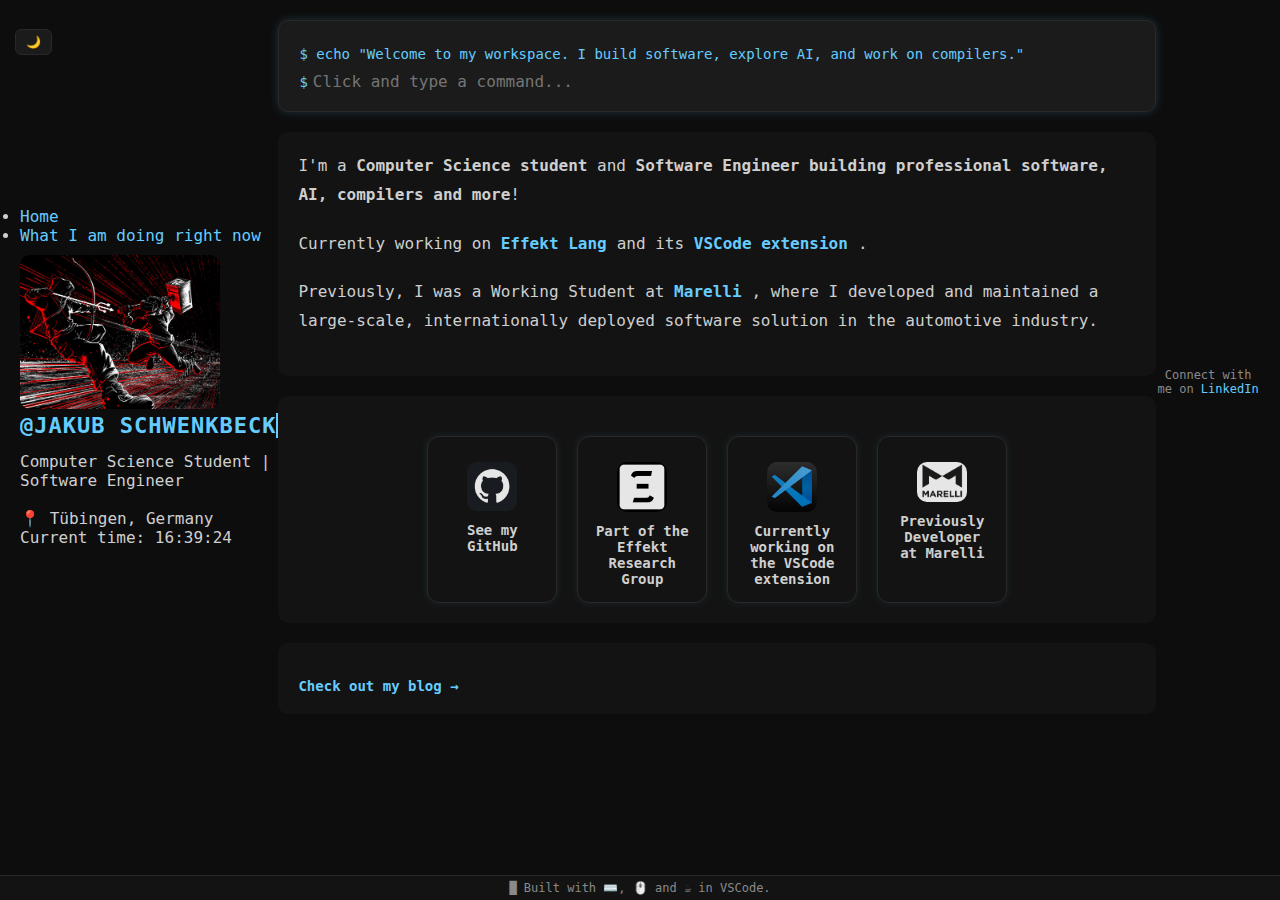
<file: index.html>
<!DOCTYPE html>
<html lang="en">
<head>
    <meta charset="UTF-8">
    <meta name="viewport" content="width=device-width, initial-scale=1.0">
    <meta http-equiv="X-UA-Compatible" content="ie=edge">
    <link rel="icon" href="assets/favicon.ico" type="image/x-icon"> 
    <title>Jakub Schwenkbeck</title>
    <link rel="stylesheet" href="css/global.css">
    <link rel="stylesheet" href="css/animations.css">
    <link rel="stylesheet" href="css/layout.css">
    <link rel="stylesheet" href="css/buttons.css">
    <link rel="stylesheet" href="css/images.css">
    <link rel="stylesheet" href="css/components.css">
    <link rel="stylesheet" href="css/typography.css">
    <link rel="stylesheet" href="css/special.css">
    <link rel="stylesheet" href="css/theme.css">
    <link rel="stylesheet" href="css/responsive.css">
    <link rel="stylesheet" href="css/terminal.css">


    <link href="https://fonts.googleapis.com/css2?family=Inter:wght@400;700&display=swap" rel="stylesheet">
</head>
<body>
    <header>
        <!-- <p class="floating-text">system online...</p> -->

        <button id="theme-toggle">🌙</button>
        <nav>
            <ul>
                <li><a href="index.html">Home</a></li>
                <li><a href="sites/now.html">What I am doing right now</a></li> <!-- Link to your 'Now' page -->
            </ul>
        </nav>
        <script>
            document.getElementById("theme-toggle").addEventListener("click", () => {
                document.body.classList.toggle("light-mode");
        
                // Toggle icon between moon 🌙 and sun ☀️
                document.getElementById("theme-toggle").textContent = 
                    document.body.classList.contains("light-mode") ? "☀️" : "🌙";
            });
        </script>
        

        <div class="hero">
            <img src="assets/Profile_Picture.jpg" alt="Profile Picture" class="profile-pic">
            <div class="hero-text">
                <h1 class="typing-effect">@Jakub Schwenkbeck</h1>

                <p>Computer Science Student | Software Engineer</p>
                <br>
                <p><span role="img" aria-label="location">📍</span> Tübingen, Germany</p>
               
                <p id="current-time"></p>
                <script>
                    function updateTime() {
                        const timeElement = document.getElementById('current-time');
                        const now = new Date();
                        const hours = now.getHours().toString().padStart(2, '0');
                        const minutes = now.getMinutes().toString().padStart(2, '0');
                        const seconds = now.getSeconds().toString().padStart(2, '0');
                        
                        timeElement.textContent = `Current time: ${hours}:${minutes}:${seconds}`;
                    }
                
                    setInterval(updateTime, 1000); // Update the time every second
                    updateTime(); // Initial call to display the time immediately
                </script>
                
            </div>
            
        </div>
    </header>

    <main>

        <section class="terminal-box" id="terminal-box">
            <div id="terminal-output">
                <p>$ echo "Welcome to my workspace. I build software, explore AI, and work on compilers."</p>
            </div>
            <div class="terminal-input-container">
                <span class="terminal-symbol">$</span>
                <input type="text" id="terminal-input" placeholder="Click and type a command...">
            </div>
            <button id="close-terminal" class="close-terminal" title="Exit Terminal">X</button>
        </section>
        
          
        
        <section id="about" class="content-section">
            <p>
                I'm a <strong>Computer Science student</strong> and <strong> Software Engineer </strong> <strong>building professional software, AI, compilers and more</strong>!
               
            </p>
    
            <p>
                Currently working on <a href="https://effekt-lang.org" target="_blank">Effekt Lang</a>and its <a href="https://github.com/effekt-lang/effekt-vscode" target="_blank">VSCode extension</a>.
            </p>
        
            <p>
                Previously, I was a Working Student at <a href="https://www.marelli.com" target="_blank">Marelli</a>, where I developed and maintained a large-scale, internationally deployed software solution in the automotive industry.  
            </p>
        </section>

        <section id="projects" class="content-section">
           <div class="links-container">
    <a href="https://github.com/JakubSchwenkbeck" target="_blank" class="link-box">
        <img src="assets/gh.png" alt="GitHub Logo">
        <p>See my GitHub</p>
    </a>

    <a href="https://effekt-lang.org" target="_blank" class="link-box">
        <img src="assets/icon.png" alt="Effekt Logo">
        <p>Part of the Effekt Research Group</p>
    </a>

    <a href="https://github.com/effekt-lang/effekt-vscode" target="_blank" class="link-box">
        <img src="assets/vscode.png" alt="VSCode Logo">
        <p>Currently working on the VSCode extension</p>
    </a>

    <a href="https://www.marelli.com" target="_blank" class="link-box">
        <img src="assets/marelli-black.png" alt="Marelli Logo">
        <p>Previously Developer at Marelli</p>
    </a>

  
</div>

        </section>

        <section id="blog" class="content-section">
            <p><a href="sites/BlogMainPage.html" class="small-blog-link">Check out my blog →</a></p>
        </section>
    
    </main>

    <footer class="sidebar">
     <p>Connect with me on <a href="https://linkedin.com/in/Jakub-Schwenkbeck" target="_blank">LinkedIn</a></p>
    </footer>

    <footer class="footer">
        <p><span>█</span> Built with <span>⌨️</span>, <span>🖱️</span> and <span>☕</span> in VSCode.</p>
    </footer>
    
    <script src="js/terminal.js"></script>

</body>
</html>
</file>
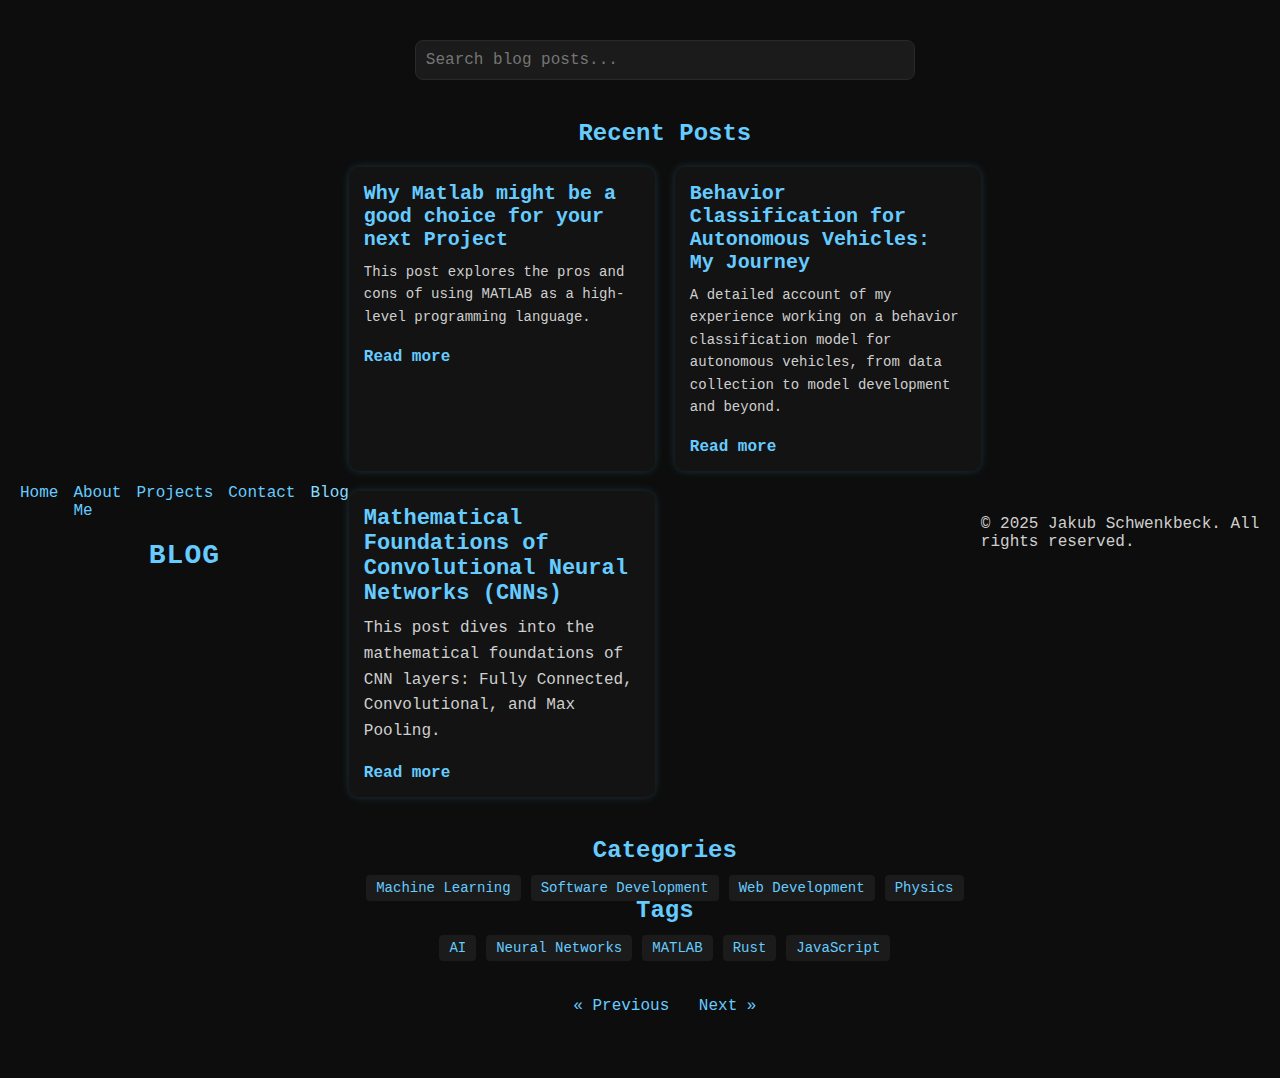
<file: BlogMainPage.html>
<!DOCTYPE html>
<html lang="en">
<head>
    <meta charset="UTF-8">
    <meta name="viewport" content="width=device-width, initial-scale=1.0">
    <meta http-equiv="X-UA-Compatible" content="ie=edge">
    <title>Blog | Jakub Schwenkbeck</title>
    <link rel="stylesheet" href="css/global.css">
    <link rel="stylesheet" href="css/animations.css">
    <link rel="stylesheet" href="css/layout.css">
    <link rel="stylesheet" href="css/buttons.css">
    <link rel="stylesheet" href="css/images.css">
    <link rel="stylesheet" href="css/components.css">
    <link rel="stylesheet" href="css/typography.css">
    <link rel="stylesheet" href="css/special.css">
    <link rel="stylesheet" href="css/theme.css">
    <link rel="stylesheet" href="css/responsive.css">
    <link rel="stylesheet" href="css/blogs.css">
    <link href="https://fonts.googleapis.com/css2?family=Inter:wght@400;700&display=swap" rel="stylesheet">
</head>
<body>
    <header>
        <nav>
            <ul>
                <li><a href="index.html">Home</a></li>
                <li><a href="index.html#about">About Me</a></li>
                <li><a href="index.html#projects">Projects</a></li>
                <li><a href="index.html#contact">Contact</a></li>
                <li><a href="index.html#blog" class="active">Blog</a></li>
            </ul>
        </nav>
        <h1 class="page-title">Blog</h1>
    </header>

    <main>
        <!-- Search bar for blog -->
        <section id="blog-search">
            <input type="text" placeholder="Search blog posts..." class="search-bar">
        </section>


        <!-- Recent posts section -->
        <section id="recent-posts">
            <h2>Recent Posts</h2>
            <div class="blog-posts">
                <article class="blog-post">
                    <h3><a href="blogs/blog-post-matlab.html">Why Matlab might be a good choice for your next Project</a></h3>
                    <p>This post explores the pros and cons of using MATLAB as a high-level programming language.</p>
                    <a href="blogs/blog-post-matlab.html" class="read-more">Read more</a>
                </article>
                <article class="blog-post">
                    <h3><a href="blogs/AV-Project-blog-post.html">Behavior Classification for Autonomous Vehicles: My Journey</a></h3>
                    <p>A detailed account of my experience working on a behavior classification model for autonomous vehicles, from data collection to model development and beyond.</p>
                    <a href="blogs/AV-Project-blog-post.html" class="read-more">Read more</a>
                </article>
                <article class="blog-post featured">
                    <h3><a href="blogs/cnn-maths-blog.html">Mathematical Foundations of Convolutional Neural Networks (CNNs)</a></h3>
                    <p>This post dives into the mathematical foundations of CNN layers: Fully Connected, Convolutional, and Max Pooling.</p>
                    <a href="blogs/cnn-maths-blog.html" class="read-more">Read more</a>
                </article>
                <!-- Add more posts similarly -->
            </div>
        </section>

        <!-- Categories and tags -->
        <section id="categories-tags">
            <h2>Categories</h2>
            <ul class="categories-list">
                <li><a href="#">Machine Learning</a></li>
                <li><a href="#">Software Development</a></li>
                <li><a href="#">Web Development</a></li>
                <li><a href="#">Physics</a></li>
            </ul>

            <h2>Tags</h2>
            <ul class="tags-list">
                <li><a href="#">AI</a></li>
                <li><a href="#">Neural Networks</a></li>
                <li><a href="#">MATLAB</a></li>
                <li><a href="#">Rust</a></li>
                <li><a href="#">JavaScript</a></li>
            </ul>
        </section>

        <!-- Pagination -->
        <section id="pagination">
            <a href="#" class="prev-page">&laquo; Previous</a>
            <a href="#" class="next-page">Next &raquo;</a>
        </section>

    </main>

    <footer>
        <p>&copy; 2025 Jakub Schwenkbeck. All rights reserved.</p>
    </footer>

    <script>
        // Basic search bar functionality for filtering posts
        document.querySelector('.search-bar').addEventListener('input', function() {
            let query = this.value.toLowerCase();
            document.querySelectorAll('.blog-post').forEach(function(post) {
                let title = post.querySelector('h3').innerText.toLowerCase();
                post.style.display = title.includes(query) ? 'block' : 'none';
            });
        });
    </script>
</body>
</html>
</file>
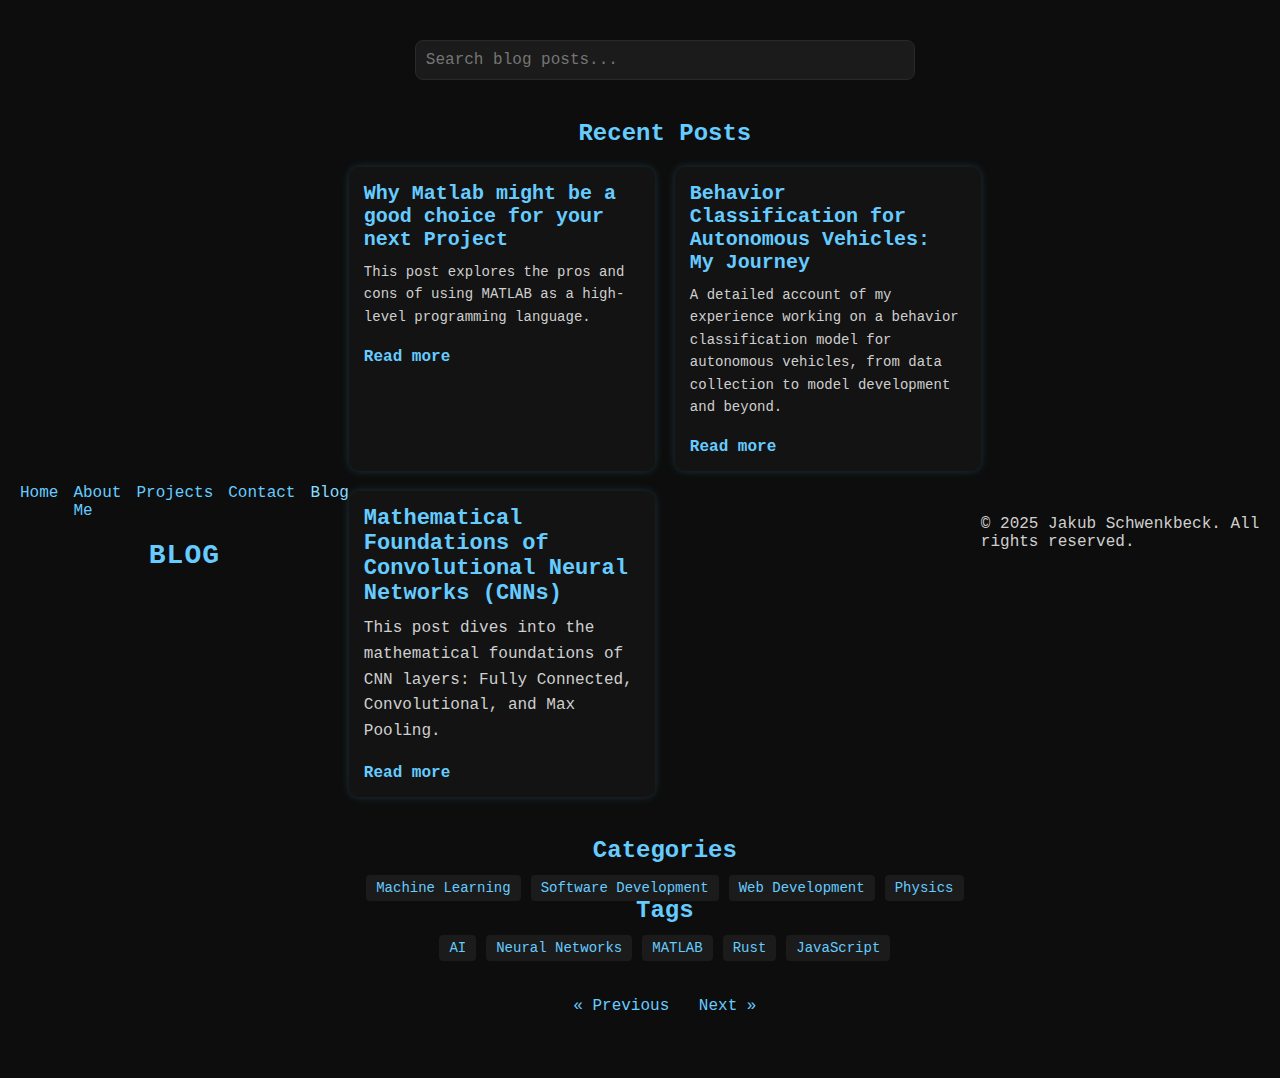
<file: sites/BlogMainPage.html>
<!DOCTYPE html>
<html lang="en">
<head>
    <meta charset="UTF-8">
    <meta name="viewport" content="width=device-width, initial-scale=1.0">
    <meta http-equiv="X-UA-Compatible" content="ie=edge">
    <title>Blog | Jakub Schwenkbeck</title>
    <link rel="stylesheet" href="../css/global.css">
    <link rel="stylesheet" href="../css/animations.css">
    <link rel="stylesheet" href="../css/layout.css">
    <link rel="stylesheet" href="../css/buttons.css">
    <link rel="stylesheet" href="../css/images.css">
    <link rel="stylesheet" href="../css/components.css">
    <link rel="stylesheet" href="../css/typography.css">
    <link rel="stylesheet" href="../css/special.css">
    <link rel="stylesheet" href="../css/theme.css">
    <link rel="stylesheet" href="../css/responsive.css">
    <link rel="stylesheet" href="../css/blogs.css">
    <link href="https://fonts.googleapis.com/css2?family=Inter:wght@400;700&display=swap" rel="stylesheet">
</head>
<body>
    <header>
        <nav>
            <ul>
                <li><a href="index.html">Home</a></li>
                <li><a href="index.html#about">About Me</a></li>
                <li><a href="index.html#projects">Projects</a></li>
                <li><a href="index.html#contact">Contact</a></li>
                <li><a href="index.html#blog" class="active">Blog</a></li>
            </ul>
        </nav>
        <h1 class="page-title">Blog</h1>
    </header>

    <main>
        <!-- Search bar for blog -->
        <section id="blog-search">
            <input type="text" placeholder="Search blog posts..." class="search-bar">
        </section>


        <!-- Recent posts section -->
        <section id="recent-posts">
            <h2>Recent Posts</h2>
            <div class="blog-posts">
                <article class="blog-post">
                    <h3><a href="blogs/blog-post-matlab.html">Why Matlab might be a good choice for your next Project</a></h3>
                    <p>This post explores the pros and cons of using MATLAB as a high-level programming language.</p>
                    <a href="blogs/blog-post-matlab.html" class="read-more">Read more</a>
                </article>
                <article class="blog-post">
                    <h3><a href="blogs/AV-Project-blog-post.html">Behavior Classification for Autonomous Vehicles: My Journey</a></h3>
                    <p>A detailed account of my experience working on a behavior classification model for autonomous vehicles, from data collection to model development and beyond.</p>
                    <a href="blogs/AV-Project-blog-post.html" class="read-more">Read more</a>
                </article>
                <article class="blog-post featured">
                    <h3><a href="blogs/cnn-maths-blog.html">Mathematical Foundations of Convolutional Neural Networks (CNNs)</a></h3>
                    <p>This post dives into the mathematical foundations of CNN layers: Fully Connected, Convolutional, and Max Pooling.</p>
                    <a href="blogs/cnn-maths-blog.html" class="read-more">Read more</a>
                </article>
                <!-- Add more posts similarly -->
            </div>
        </section>

        <!-- Categories and tags -->
        <section id="categories-tags">
            <h2>Categories</h2>
            <ul class="categories-list">
                <li><a href="#">Machine Learning</a></li>
                <li><a href="#">Software Development</a></li>
                <li><a href="#">Web Development</a></li>
                <li><a href="#">Physics</a></li>
            </ul>

            <h2>Tags</h2>
            <ul class="tags-list">
                <li><a href="#">AI</a></li>
                <li><a href="#">Neural Networks</a></li>
                <li><a href="#">MATLAB</a></li>
                <li><a href="#">Rust</a></li>
                <li><a href="#">JavaScript</a></li>
            </ul>
        </section>

        <!-- Pagination -->
        <section id="pagination">
            <a href="#" class="prev-page">&laquo; Previous</a>
            <a href="#" class="next-page">Next &raquo;</a>
        </section>

    </main>

    <footer>
        <p>&copy; 2025 Jakub Schwenkbeck. All rights reserved.</p>
    </footer>

    <script>
        // Basic search bar functionality for filtering posts
        document.querySelector('.search-bar').addEventListener('input', function() {
            let query = this.value.toLowerCase();
            document.querySelectorAll('.blog-post').forEach(function(post) {
                let title = post.querySelector('h3').innerText.toLowerCase();
                post.style.display = title.includes(query) ? 'block' : 'none';
            });
        });
    </script>
</body>
</html>
</file>
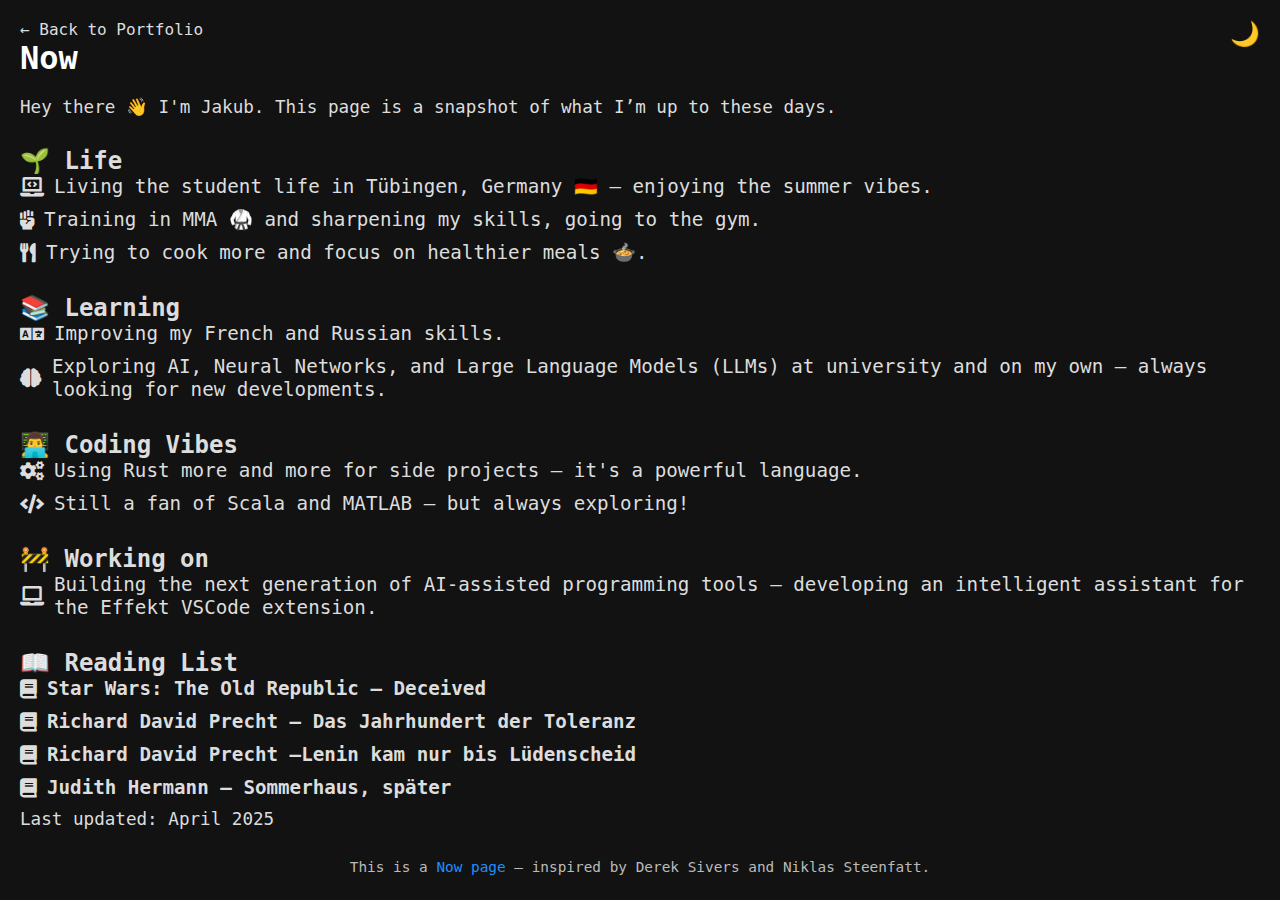
<file: sites/now.html>
<!DOCTYPE html>
<html lang="en">
<head>
  <meta charset="UTF-8" />
  <meta name="viewport" content="width=device-width, initial-scale=1.0" />
  <title>Jakub Schwenkbeck – Now</title>
  <link rel="stylesheet" href="../css/global.css" />
  <link rel="stylesheet" href="../css/typography.css" />
  <link rel="stylesheet" href="../css/now.css" />

  <link href="https://fonts.googleapis.com/css2?family=Inter:wght@400;700&display=swap" rel="stylesheet" />
  <link rel="stylesheet" href="https://cdnjs.cloudflare.com/ajax/libs/font-awesome/5.15.4/css/all.min.css"> <!-- Added for icons -->
</head>
<header>
  <button id="theme-toggle">🌙</button> <!-- Theme toggle button -->

  <script>
    document.getElementById("theme-toggle").addEventListener("click", () => {
      document.body.classList.toggle("light-mode");

      // Toggle icon between moon 🌙 and sun ☀️
      document.getElementById("theme-toggle").textContent =
        document.body.classList.contains("light-mode") ? "☀️" : "🌙";
    });
  </script>
</header>
<body>
  <main class="now-container">
    <a href="../index.html" class="back-link">← Back to Portfolio</a>
    <h1 class="now-heading">Now</h1>

    <section class="now-body">
      <p>Hey there 👋 I'm Jakub. This page is a snapshot of what I’m up to these days.</p>

      <h2>🌱 Life</h2>
      <ul class="tech-list">
        <li><i class="fas fa-laptop-code"></i> Living the student life in Tübingen, Germany 🇩🇪 — enjoying the summer vibes.</li>
        <li><i class="fas fa-fist-raised"></i> Training in MMA 🥋 and sharpening my skills, going to the gym.</li>
        <li><i class="fas fa-utensils"></i> Trying to cook more and focus on healthier meals 🍲.</li>
      </ul>

      <h2>📚 Learning</h2>
      <ul class="tech-list">
        <li><i class="fas fa-language"></i> Improving my French and Russian skills.</li>
        <li><i class="fas fa-brain"></i> Exploring AI, Neural Networks, and Large Language Models (LLMs) at university and on my own — always looking for new developments.</li>
      </ul>

      <h2>👨‍💻 Coding Vibes</h2>
      <ul class="tech-list">
        <li><i class="fas fa-cogs"></i> Using Rust more and more for side projects — it's a powerful language.</li>
        <li><i class="fas fa-code"></i> Still a fan of Scala and MATLAB — but always exploring!</li>
      </ul>

      <h2>🚧 Working on</h2>
      <ul class="tech-list">
        <li><i class="fas fa-laptop"></i> Building the next generation of AI-assisted programming tools — developing an intelligent assistant for the Effekt VSCode extension.</li>
      </ul>

      <h2>📖 Reading List</h2>
      <ul class="tech-list">
        <li><i class="fas fa-book"></i> <strong>Star Wars: The Old Republic – Deceived</strong></li>
        <li><i class="fas fa-book"></i> <strong>Richard David Precht – Das Jahrhundert der Toleranz</strong></li>
        <li><i class="fas fa-book"></i> <strong>Richard David Precht –Lenin kam nur bis Lüdenscheid</strong></li>
        <li><i class="fas fa-book"></i> <strong>Judith Hermann – Sommerhaus, später</strong></li>
      </ul>

      <p class="now-note">Last updated: April 2025</p>
    </section>

    <footer class="now-footer">
      <p>This is a <a href="https://nownownow.com/about" target="_blank">Now page</a> — inspired by Derek Sivers and Niklas Steenfatt.</p>
    </footer>
  </main>
</body>
</html>
</file>
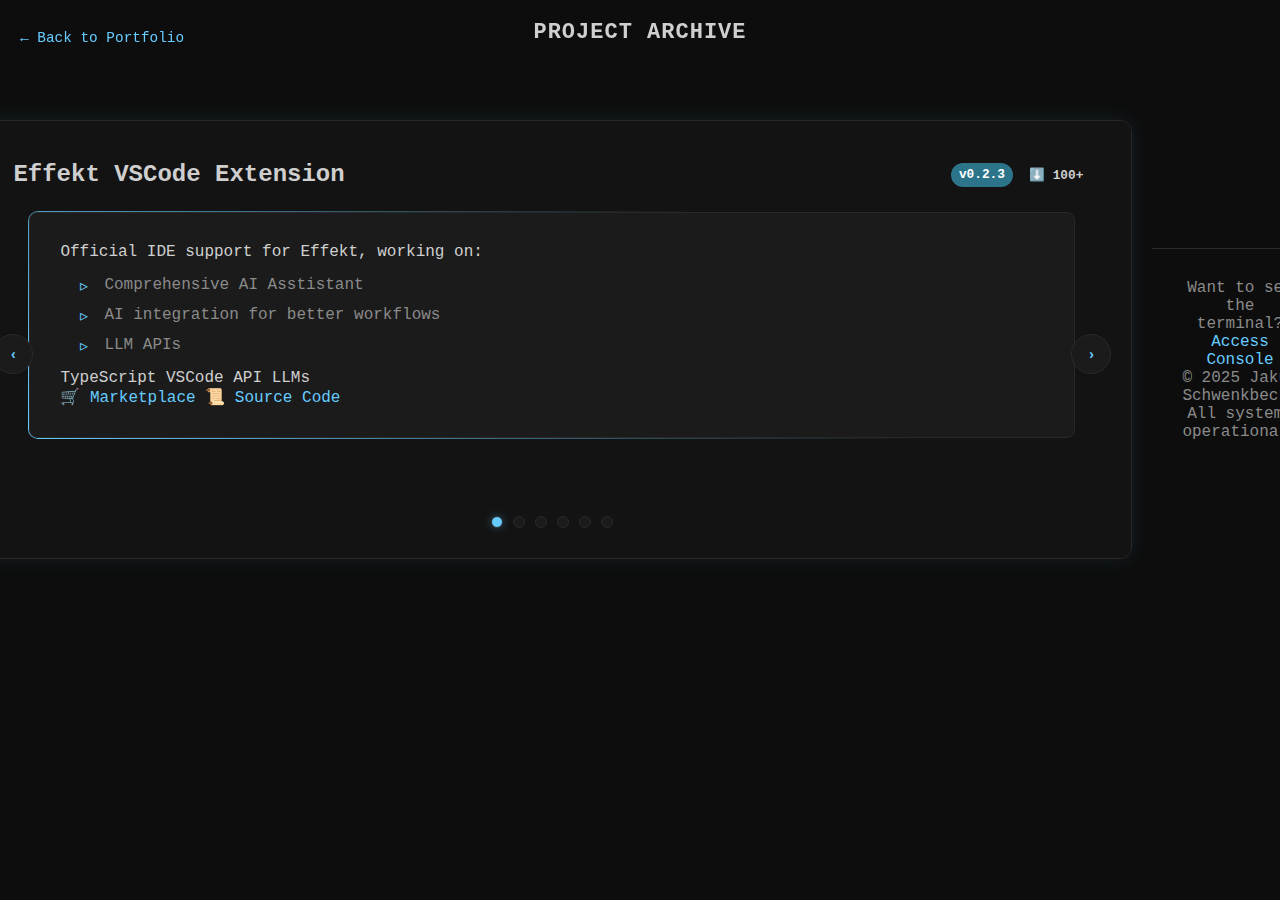
<file: sites/projects.html>
<!DOCTYPE html>
<html lang="en">
<head>
    <meta charset="UTF-8">
    <meta name="viewport" content="width=device-width, initial-scale=1.0">
    <title>Jakub Schwenkbeck - Projects</title>
    <link rel="stylesheet" href="../css/global.css">
    <link rel="stylesheet" href="../css/animations.css">
    <link rel="stylesheet" href="../css/layout.css">
    <link rel="stylesheet" href="../css/buttons.css">
    <link rel="stylesheet" href="../css/images.css">
    <link rel="stylesheet" href="../css/components.css">
    <link rel="stylesheet" href="../css/typography.css">
    <link rel="stylesheet" href="../css/special.css">
    <link rel="stylesheet" href="../css/theme.css">
    <link rel="stylesheet" href="../css/responsive.css">
    <link rel="stylesheet" href="../css/projects.css">
    <link href="https://fonts.googleapis.com/css2?family=Inter:wght@400;700&display=swap" rel="stylesheet">
</head>
<body>
    <header class="projects-header">
        <a href="../index.html" class="back-link">← Back to Portfolio</a>
        <h1>Project Archive</h1>
    </header>

    <main class="projects-main">
        <section class="carousel">
           <!-- In your projects.html carousel section -->
<!-- In your projects.html carousel section -->
<div class="carousel-container">


    <!-- VSCode Extension -->
    <div class="carousel-item">
        <div class="project-header">
            <h2>Effekt VSCode Extension</h2>
            <div class="project-badges">
                <span class="version-badge">v0.2.3</span>
                <span class="download-badge">⬇️ 100+</span>
            </div>
        </div>
        <div class="project-content">
            <p class="project-description">
                Official IDE support for Effekt, working on:
            </p>
            <ul class="feature-list">
                <li>Comprehensive AI Asstistant </li>
                <li>AI integration for better workflows</li>
                <li>LLM APIs</li>
            </ul>
            <div class="tech-stack">
                <span class="tech-badge">TypeScript</span>
                <span class="tech-badge">VSCode API</span>
                <span class="tech-badge">LLMs</span>
            </div>
            <div class="project-links">
                <a href="https://marketplace.visualstudio.com/items?itemName=effekt-lang.effekt" 
                   class="project-link">🛒 Marketplace</a>
                <a href="https://github.com/effekt-lang/effekt-vscode" 
                   class="project-link">📜 Source Code</a>
            </div>
        </div>
    </div>

    <!-- MiniJava Compiler -->
    <div class="carousel-item">
        <div class="project-header">
            <h2>MiniJava Compiler</h2>
            <div class="project-badges">
                <span class="achievement-badge">🏆 Mini Compiler </span>
                <span class="tech-badge">ANTLR4</span>
                <span class="tech-badge">ASM</span>

            </div>
        </div>
        <div class="project-content">
            <p class="project-description">
                Full-stack compiler for Java subset featuring:
            </p>
            <ul class="feature-list">
                <li>Lexer/Parser with ANTLR</li>
                <li>AST transformations</li>
                <li>Semantic Check</li>
                <li>JVM bytecode generation (ASM)</li>
            </ul>
            <div class="tech-stack">
                <span class="tech-badge">Scala</span>
                <span class="tech-badge">JVM</span>
                <span class="tech-badge">ASM</span>
            </div>
            <div class="project-links">
                <a href="https://github.com/Brofian/compilerbau-minijava" 
                   class="project-link">📦 GitHub Repo</a>
                <a href="https://github.com/Brofian/compilerbau-minijava/blob/main/README.md" class="project-link">📚 Documentation</a>
            </div>
        </div>
    </div>

    <!-- Behavior Classification -->
    <div class="carousel-item">
        <div class="project-header">
            <h2>AV Behavior Classification</h2>
            <div class="project-badges">
                <span class="achievement-badge">🏆 MathWorks Winner</span>
                <span class="research-badge">Invited to Ready Tensor</span>
            </div>
        </div>
        <div class="project-content">
            <p class="project-description">
                MATLAB-based RNN system for autonomous vehicle risk assessment.
                Key features include:
            </p>
            <ul class="feature-list">
                <li>Recurrent Neural Network (RNN) implementation</li>
                <li>Real-time risk level classification</li>
                <li>Sensor fusion for multi-modal data</li>
            </ul>
            <div class="tech-stack">
                <span class="tech-badge">MATLAB</span>
                <span class="tech-badge">RNNs</span>
                <span class="tech-badge">Sensor Fusion</span>
            </div>
            <div class="project-links">
                <a href="https://github.com/JakubSchwenkbeck/Behavior-Classification-For-AV" 
                   class="project-link">📦 GitHub Repo</a>
                <a href="https://github.com/JakubSchwenkbeck/Behavior-Classification-For-AV/assets/JakubSchwenkbeck-certificate.pdf" class="project-link">🏆 Certification</a>
            </div>
        </div>
    </div>

    <!-- DS/Algo Collection -->
    <div class="carousel-item">
        <div class="project-header">
            <h2>Data Structures & Algorithms</h2>
            <div class="project-badges">
                <span class="github-badge">⭐ Scala</span>
            </div>
        </div>
        <div class="project-content">
            <p class="project-description">
                Comprehensive collection of data structures and algorithms
                implemented in Scala with:
            </p>
            <ul class="feature-list">
                <li>Complexity analysis</li>
                <li>Benchmarking suite</li>
                <li>Interactive examples</li>
            </ul>
            <div class="tech-stack">
                <span class="tech-badge">Scala</span>
                <span class="tech-badge">Algorithms</span>
                <span class="tech-badge">Benchmarking</span>
            </div>
            <div class="project-links">
                <a href="https://github.com/JakubSchwenkbeck/Datastructures-Algorithms" 
                   class="project-link">📦 GitHub Repo</a>
            </div>
        </div>
    </div>

    <!-- Transformer Implementation -->
    <div class="carousel-item">
        <div class="project-header">
            <h2>Transformer Architecture</h2>
            <div class="project-badges">
                <span class="github-badge">⭐ Rust</span>
                <span class="github-badge"> LLMs</span>
            </div>
        </div>
        <div class="project-content">
            <p class="project-description">
                Ground-up implementation of transformer architecture in Rust
                with features including:
            </p>
            <ul class="feature-list">
                <li>Attention mechanisms</li>
                <li>Positional encoding</li>
                <li>Multi-head attention</li>
            </ul>
            <div class="tech-stack">
                <span class="tech-badge">Rust</span>
                <span class="tech-badge">Software Engineering</span>
                <span class="tech-badge">LLMs</span>
            </div>
            <div class="project-links">
                <a href="https://github.com/JakubSchwenkbeck/Transformer" 
                   class="project-link">📦 GitHub Repo</a>
            </div>
        </div>
    </div>
      <!-- Effekt Language -->
      <div class="carousel-item">
        <div class="project-header">
            <h2>Effekt Language</h2>
            <div class="project-badges">
                <span class="github-badge">⭐ 345</span>
                <span class="github-badge">🍴 32</span>
            </div>
        </div>
        <div class="project-content">
            <p class="project-description">
                Research language with algebraic effects and effect polymorphism.
                Contributed to core compiler features including:
            </p>
            <ul class="feature-list">
                <li>stdlib features for Lists and Exceptions</li>
                <li>Compiler Crash reports</li>
            </ul>
            <div class="tech-stack">
                <span class="tech-badge">Scala 3</span>
                <span class="tech-badge">Kiama</span>
                <span class="tech-badge">Type Theory</span>
            </div>
            <div class="project-links">
                <a href="https://effekt-lang.org" class="project-link">🌐 Project Site</a>
                <a href="https://github.com/effekt-lang/effekt" class="project-link">📦 GitHub Repo</a>
            </div>
        </div>
    </div>
</div>

            <!-- Carousel Controls -->
            <button class="carousel-control prev" aria-label="Previous project">‹</button>
            <button class="carousel-control next" aria-label="Next project">›</button>
            
            <!-- Indicators -->
            <div class="carousel-indicators">
                <span class="indicator active"></span>
                <span class="indicator"></span>
                <span class="indicator"></span>
                <span class="indicator"></span>
                <span class="indicator"></span>
                <span class="indicator"></span>
            </div>
        </section>
    </main>

    <footer class="projects-footer">
        <p>Want to see the terminal? <a href="../index.html#terminal-box">Access Console</a></p>
        <p>© 2025 Jakub Schwenkbeck. All systems operational.</p>
    </footer>

    <script src="../js/carousel.js"></script>
</body>
</html>
</file>
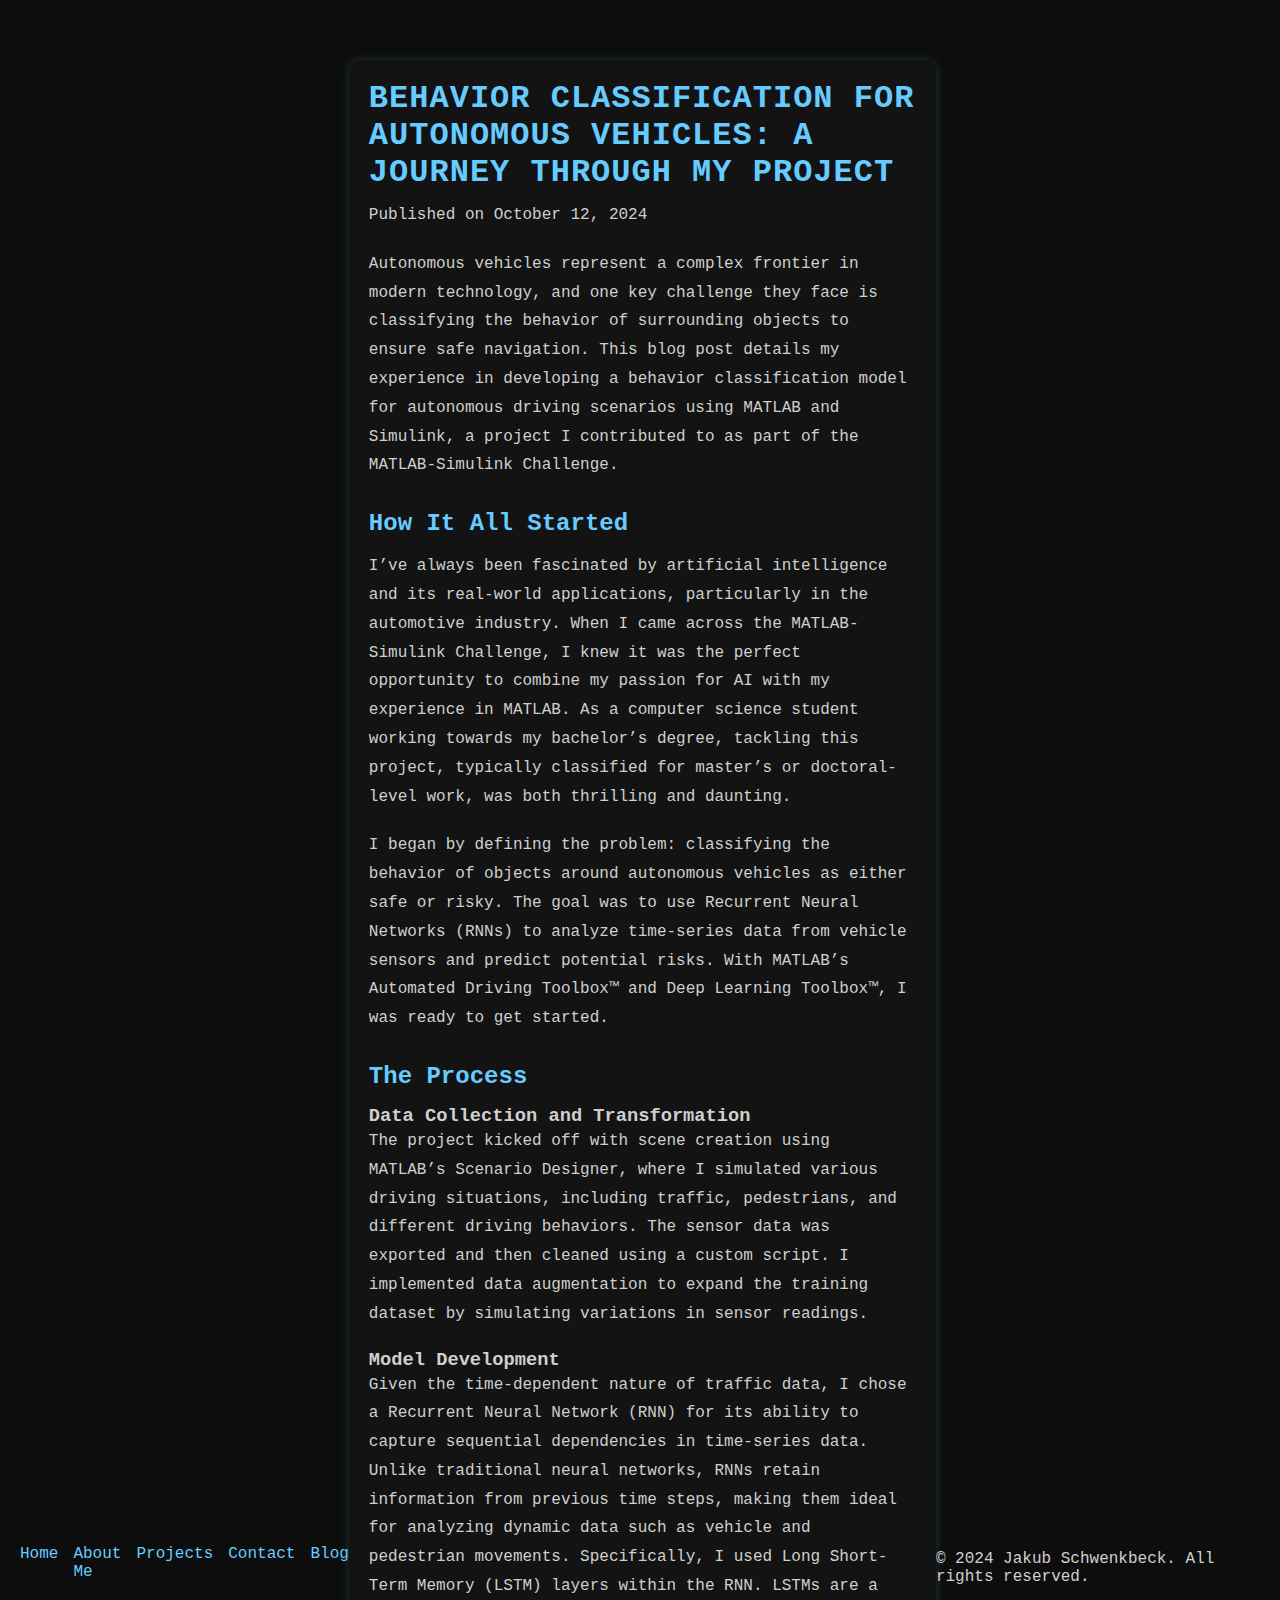
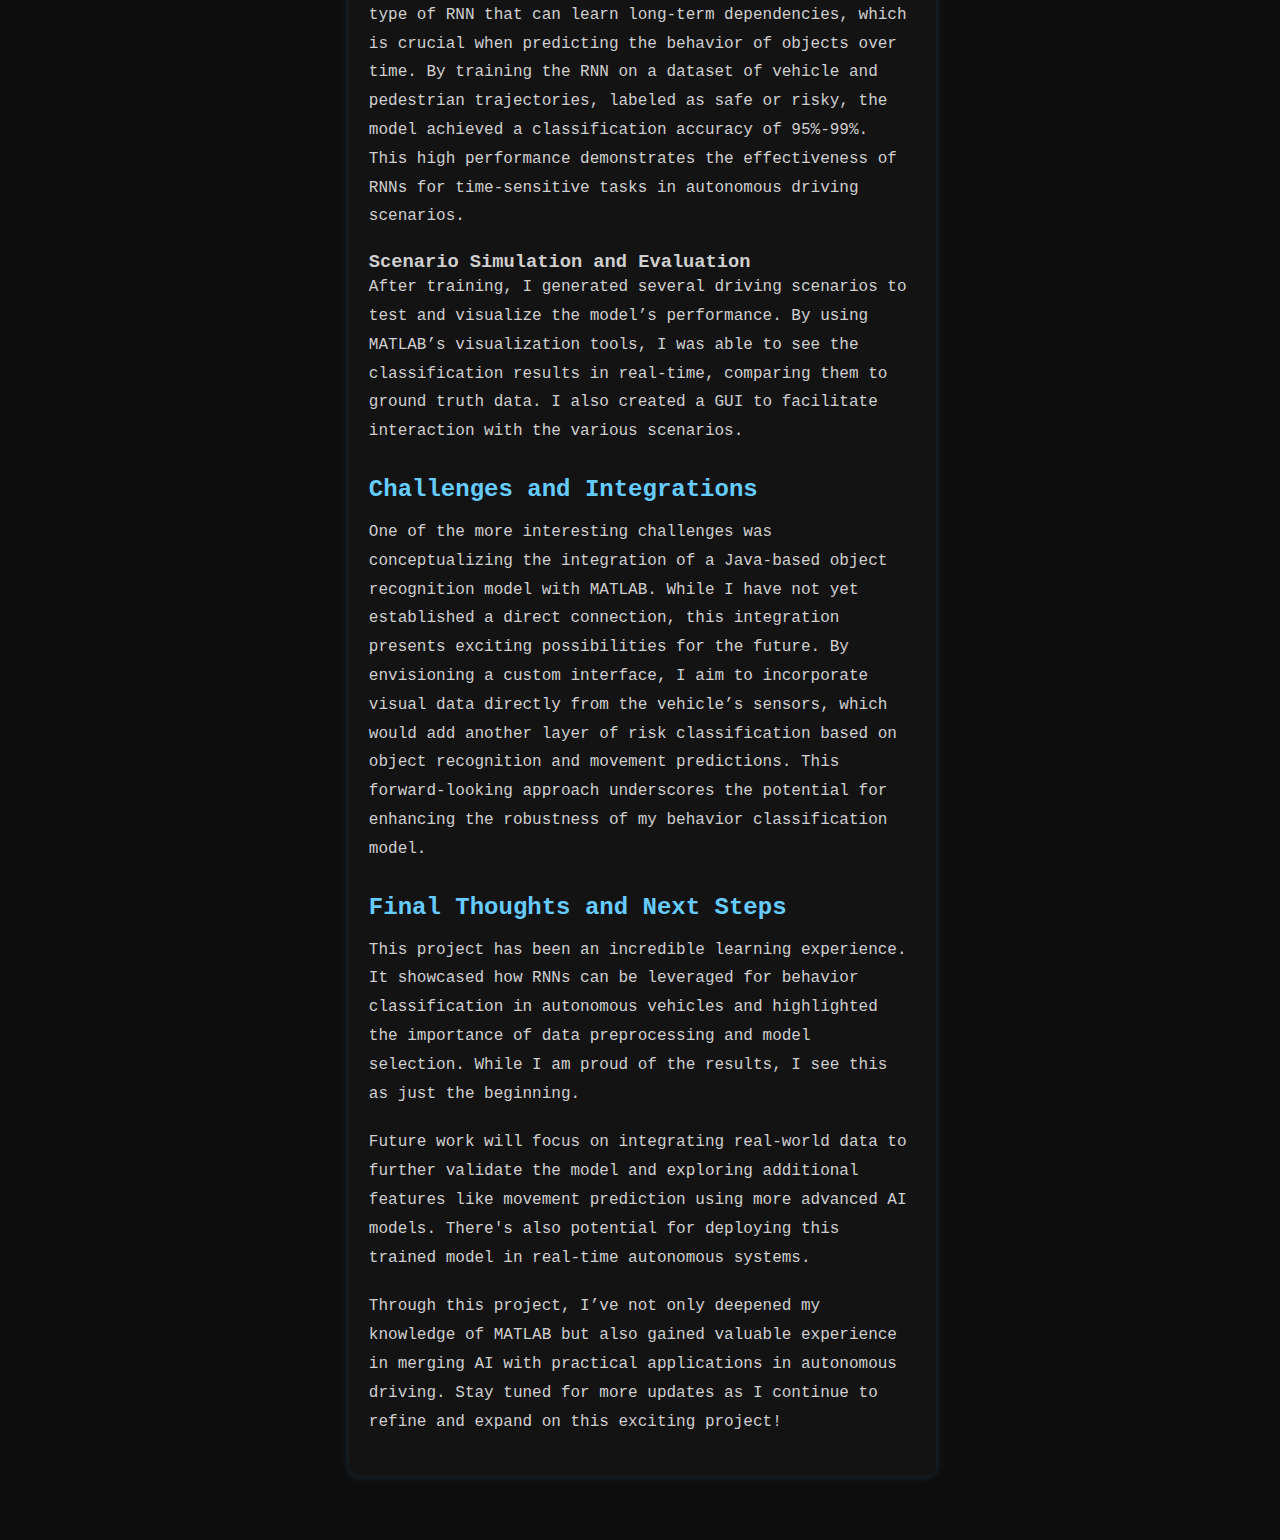
<file: sites/blogs/AV-Project-blog-post.html>
<!DOCTYPE html>
<html lang="en">
<head>
    <meta charset="UTF-8">
    <meta name="viewport" content="width=device-width, initial-scale=1.0">
    <meta http-equiv="X-UA-Compatible" content="ie=edge">
    <link rel="stylesheet" href="../../css/blogs.css">
    <link rel="stylesheet" href="../../css/global.css">
    <link rel="stylesheet" href="../../css/animations.css">
    <link rel="stylesheet" href="../../css/layout.css">
    <link rel="stylesheet" href="../../css/buttons.css">
    <link rel="stylesheet" href="../../css/images.css">
    <link rel="stylesheet" href="../../css/components.css">
    <link rel="stylesheet" href="../../css/typography.css">
    <link rel="stylesheet" href="../../css/special.css">
    <link rel="stylesheet" href="../../css/theme.css">
    <link rel="stylesheet" href="../../css/responsive.css">
    

    <title>Blog - Behavior Classification for Autonomous Vehicles</title>
</head>
<body>

<header>
    <nav>
        <ul>
            <li><a href="../../index.html">Home</a></li>
            <li><a href="../../index.html#about">About Me</a></li>
            <li><a href="../../index.html#projects">Projects</a></li>
            <li><a href="../../index.html#contact">Contact</a></li>
            <li><a href="../../index.html#blog">Blog</a></li>
        </ul>
    </nav>
</header>

<main>
    <article class="blog-post-content">
        <h1>Behavior Classification for Autonomous Vehicles: A Journey Through My Project</h1>
        <p>Published on October 12, 2024</p>

        <p>Autonomous vehicles represent a complex frontier in modern technology, and one key challenge they face is classifying the behavior of surrounding objects to ensure safe navigation. This blog post details my experience in developing a behavior classification model for autonomous driving scenarios using MATLAB and Simulink, a project I contributed to as part of the MATLAB-Simulink Challenge.</p>

        <h2>How It All Started</h2>
        <p>I’ve always been fascinated by artificial intelligence and its real-world applications, particularly in the automotive industry. When I came across the MATLAB-Simulink Challenge, I knew it was the perfect opportunity to combine my passion for AI with my experience in MATLAB. As a computer science student working towards my bachelor’s degree, tackling this project, typically classified for master’s or doctoral-level work, was both thrilling and daunting.</p>
        <p>I began by defining the problem: classifying the behavior of objects around autonomous vehicles as either safe or risky. The goal was to use Recurrent Neural Networks (RNNs) to analyze time-series data from vehicle sensors and predict potential risks. With MATLAB’s Automated Driving Toolbox™ and Deep Learning Toolbox™, I was ready to get started.</p>

        <h2>The Process</h2>
        <h3>Data Collection and Transformation</h3>
        <p>The project kicked off with scene creation using MATLAB’s Scenario Designer, where I simulated various driving situations, including traffic, pedestrians, and different driving behaviors. The sensor data was exported and then cleaned using a custom script. I implemented data augmentation to expand the training dataset by simulating variations in sensor readings.</p>

     <h3>Model Development</h3>
<p>Given the time-dependent nature of traffic data, I chose a Recurrent Neural Network (RNN) for its ability to capture sequential dependencies in time-series data. Unlike traditional neural networks, RNNs retain information from previous time steps, making them ideal for analyzing dynamic data such as vehicle and pedestrian movements. Specifically, I used Long Short-Term Memory (LSTM) layers within the RNN. LSTMs are a type of RNN that can learn long-term dependencies, which is crucial when predicting the behavior of objects over time. By training the RNN on a dataset of vehicle and pedestrian trajectories, labeled as safe or risky, the model achieved a classification accuracy of 95%-99%. This high performance demonstrates the effectiveness of RNNs for time-sensitive tasks in autonomous driving scenarios.</p>

        <h3>Scenario Simulation and Evaluation</h3>
        <p>After training, I generated several driving scenarios to test and visualize the model’s performance. By using MATLAB’s visualization tools, I was able to see the classification results in real-time, comparing them to ground truth data. I also created a GUI to facilitate interaction with the various scenarios.</p>
<h2>Challenges and Integrations</h2>
<p>One of the more interesting challenges was conceptualizing the integration of a Java-based object recognition model with MATLAB. While I have not yet established a direct connection, this integration presents exciting possibilities for the future. By envisioning a custom interface, I aim to incorporate visual data directly from the vehicle’s sensors, which would add another layer of risk classification based on object recognition and movement predictions. This forward-looking approach underscores the potential for enhancing the robustness of my behavior classification model.</p>
       
        <h2>Final Thoughts and Next Steps</h2>
        <p>This project has been an incredible learning experience. It showcased how RNNs can be leveraged for behavior classification in autonomous vehicles and highlighted the importance of data preprocessing and model selection. While I am proud of the results, I see this as just the beginning.</p>
        <p>Future work will focus on integrating real-world data to further validate the model and exploring additional features like movement prediction using more advanced AI models. There's also potential for deploying this trained model in real-time autonomous systems.</p>

        <p>Through this project, I’ve not only deepened my knowledge of MATLAB but also gained valuable experience in merging AI with practical applications in autonomous driving. Stay tuned for more updates as I continue to refine and expand on this exciting project!</p>
    </article>
</main>

<footer>
    <p>&copy; 2024 Jakub Schwenkbeck. All rights reserved.</p>
</footer>

</body>
</html>
</file>
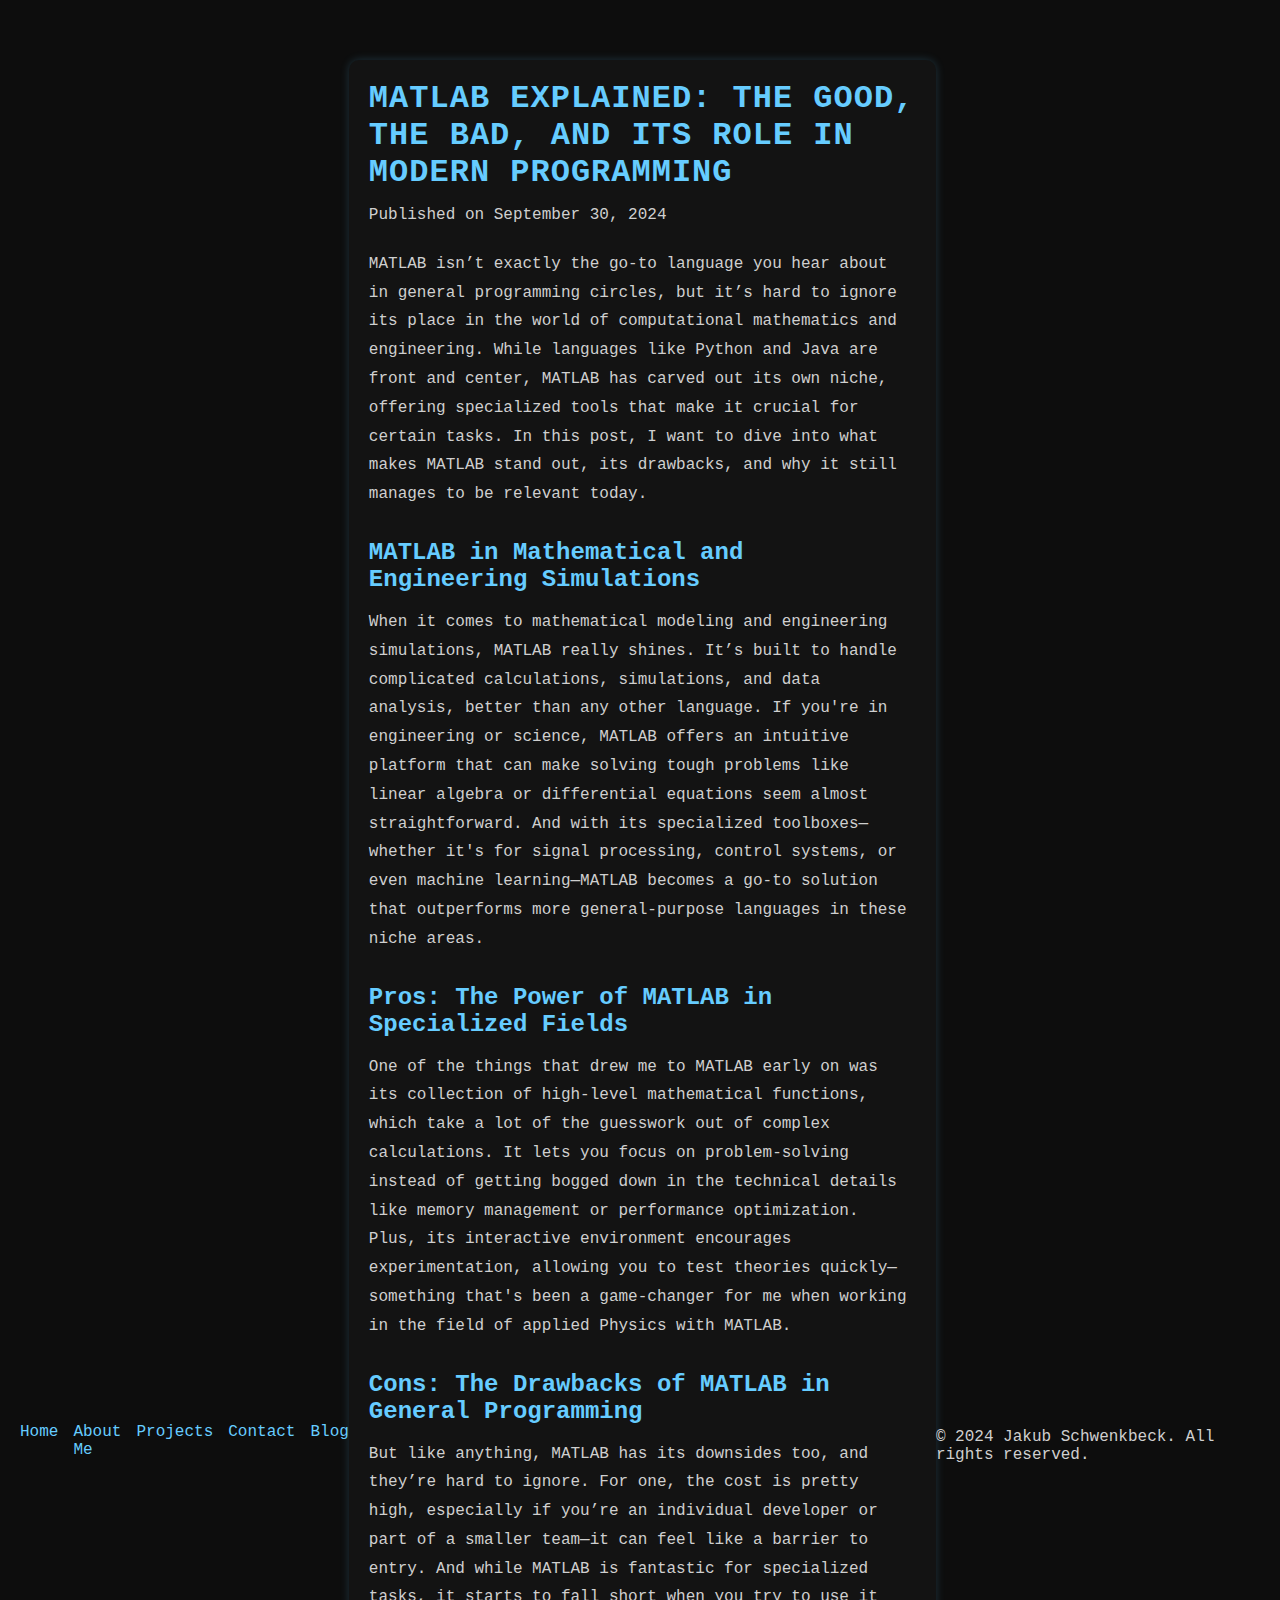
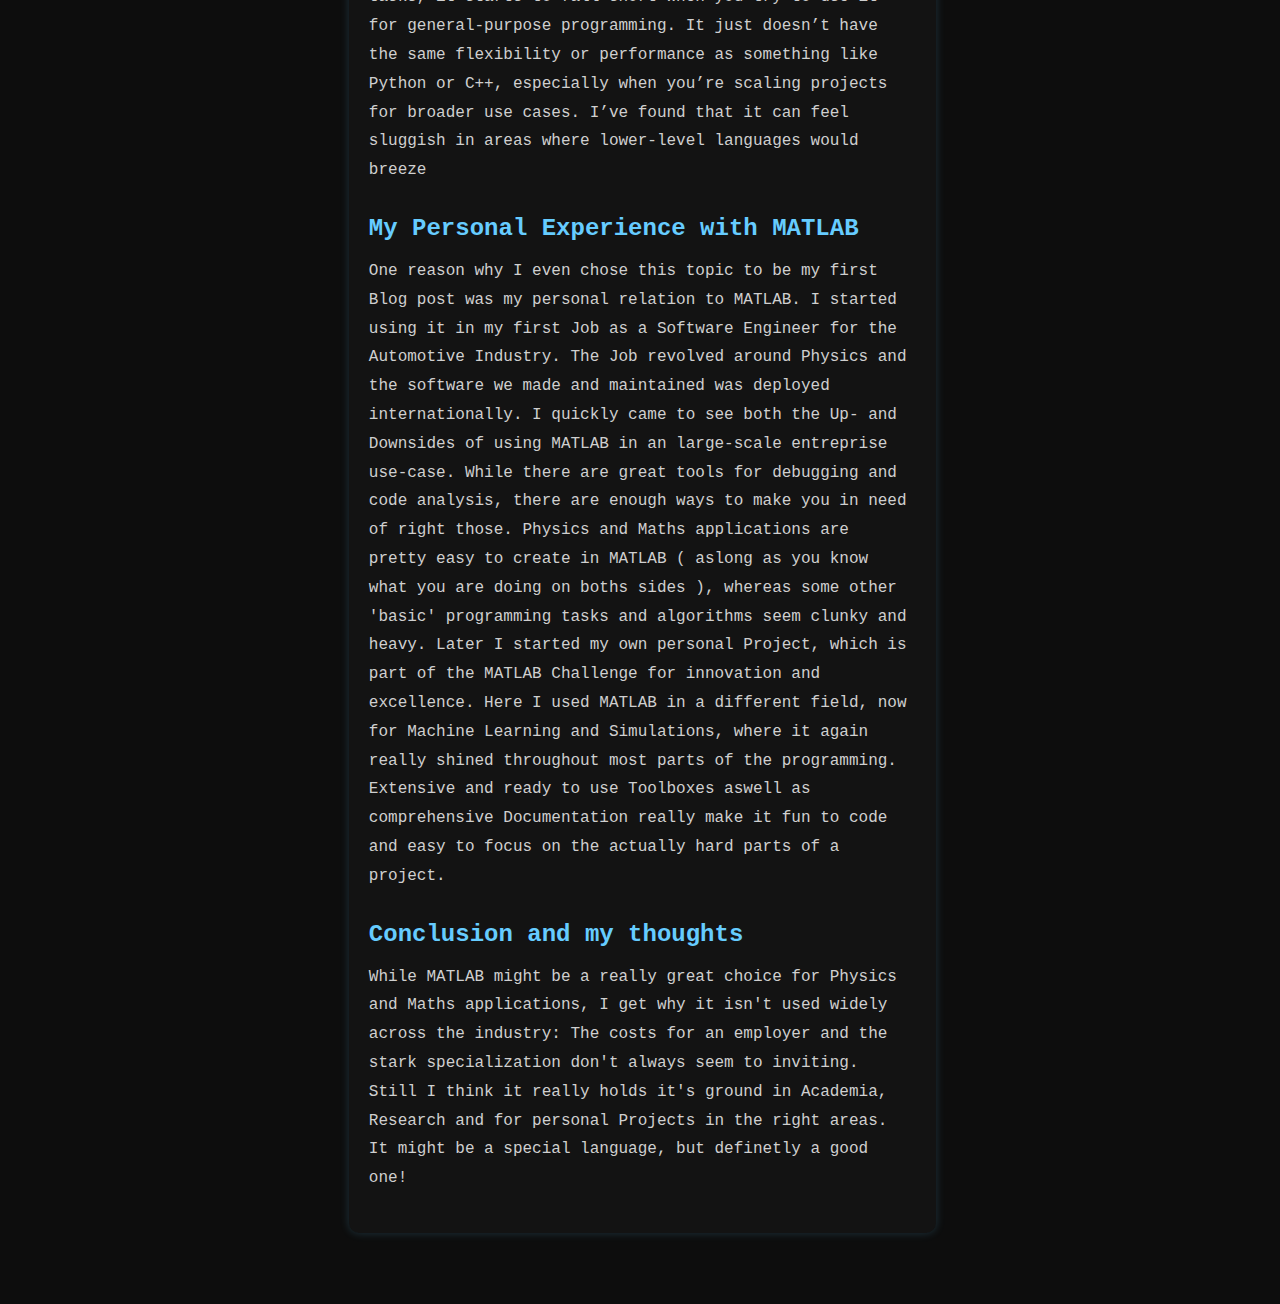
<file: sites/blogs/blog-post-matlab.html>
<!DOCTYPE html>
<html lang="en">
<head>
    <meta charset="UTF-8">
    <meta name="viewport" content="width=device-width, initial-scale=1.0">
    <meta http-equiv="X-UA-Compatible" content="ie=edge">
    <link rel="stylesheet" href="../../css/global.css">
    <link rel="stylesheet" href="../../css/animations.css">
    <link rel="stylesheet" href="../../css/layout.css">
    <link rel="stylesheet" href="../../css/buttons.css">
    <link rel="stylesheet" href="../../css/images.css">
    <link rel="stylesheet" href="../../css/components.css">
    <link rel="stylesheet" href="../../css/typography.css">
    <link rel="stylesheet" href="../../css/special.css">
    <link rel="stylesheet" href="../../css/theme.css">
    <link rel="stylesheet" href="../../css/responsive.css">
    <link rel="stylesheet" href="../../css/blogs.css">
    <title>Blog - MATLAB Explained: The Good, The Bad, and Its Role in Modern Programming</title>
</head>
<body>

<header>
    <nav>
        <ul>
            <li><a href="../../index.html">Home</a></li>
            <li><a href="../../index.html#about">About Me</a></li>
            <li><a href="../../index.html#projects">Projects</a></li>
            <li><a href="../../index.html#contact">Contact</a></li>
            <li><a href="../../index.html#blog">Blog</a></li>
        </ul>
    </nav>
</header>

<main>
    <article class="blog-post-content">
        <h1>MATLAB Explained: The Good, The Bad, and Its Role in Modern Programming</h1>
        <p>Published on September 30, 2024</p>

        <p>MATLAB isn’t exactly the go-to language you hear about in general programming circles, but it’s hard to ignore its place in the world of computational mathematics and engineering. While languages like Python and Java are front and center, MATLAB has carved out its own niche, offering specialized tools that make it crucial for certain tasks. In this post, I want to dive into what makes MATLAB stand out, its drawbacks, and why it still manages to be relevant today.</p>
       
        <h2>MATLAB in Mathematical and Engineering Simulations</h2>
        <p> When it comes to mathematical modeling and engineering simulations, MATLAB really shines. It’s built to handle complicated calculations, simulations, and data analysis, better than any other language. If you're in engineering or science, MATLAB offers an intuitive platform that can make solving tough problems like linear algebra or differential equations seem almost straightforward. And with its specialized toolboxes—whether it's for signal processing, control systems, or even machine learning—MATLAB becomes a go-to solution that outperforms more general-purpose languages in these niche areas.</p>
     
        <h2>Pros: The Power of MATLAB in Specialized Fields</h2>
        <p>One of the things that drew me to MATLAB early on was its collection of high-level mathematical functions, which take a lot of the guesswork out of complex calculations. It lets you focus on problem-solving instead of getting bogged down in the technical details like memory management or performance optimization. Plus, its interactive environment encourages experimentation, allowing you to test theories quickly—something that's been a game-changer for me when working in the field of applied Physics with MATLAB.</p>
        
        <h2>Cons: The Drawbacks of MATLAB in General Programming</h2>
        <p>But like anything, MATLAB has its downsides too, and they’re hard to ignore. For one, the cost is pretty high, especially if you’re an individual developer or part of a smaller team—it can feel like a barrier to entry. And while MATLAB is fantastic for specialized tasks, it starts to fall short when you try to use it for general-purpose programming. It just doesn’t have the same flexibility or performance as something like Python or C++, especially when you’re scaling projects for broader use cases. I’ve found that it can feel sluggish in areas where lower-level languages would breeze</p>
    	<h2>My Personal Experience with MATLAB </h2>
        <p>One reason why I even chose this topic to be my first Blog post was my personal relation to MATLAB. I started using it in my first Job as a Software Engineer for the Automotive Industry. The Job revolved around Physics and the software we made and maintained was deployed internationally. I quickly came to see both the Up- and Downsides of using MATLAB in an large-scale entreprise use-case. While there are great tools for debugging and code analysis, there are enough ways to make you in need of right those. Physics and Maths applications are pretty easy to create in MATLAB ( aslong as you know what you are doing on boths sides ),  whereas some other 'basic' programming tasks and algorithms seem clunky and heavy. Later I started my own personal Project, which is part of the MATLAB Challenge for innovation and excellence. Here I used MATLAB in a different field, now for Machine Learning and Simulations, where it again really shined throughout most parts of the programming. Extensive and ready to use Toolboxes aswell as comprehensive Documentation really make it fun to code and easy to focus on the actually hard parts of a project.   </p>
     
        <h2>Conclusion and my thoughts</h2>
        <p>While MATLAB might be a really great choice for Physics and Maths applications, I get why it isn't used widely across the industry: The costs for an employer and the stark specialization don't always seem to inviting. Still I think it really holds it's ground in Academia, Research and for personal Projects in the right areas. It might be a special language, but definetly a good one!</p>
    </article>
</main>


<footer>
    <p>&copy; 2024 Jakub Schwenkbeck. All rights reserved.</p>
</footer>

</body>
</html>
</file>
<file: css/global.css>
/* global.css */
/* Global Styles */
* {
    margin: 0;
    padding: 0;
    box-sizing: border-box;
    font-family: 'JetBrains Mono', monospace;
    scroll-behavior: smooth;
}

/* Root Variables */
:root {
    --background: #0d0d0d;
    --primary: #131313;
    --secondary: #1b1b1b;
    --accent: #66ccff;  /* Hyprland-style neon blue */
    --text: #cfcfcf;
    --subtext: #8a8a8a;
    --border: #292929;
}

/* Body */
body {
    background: var(--background);
    color: var(--text);
    display: flex;
    justify-content: center;
    align-items: center;
    height: auto;
    padding: 20px;
    overflow-y: auto; /* allows vertical scrolling */ 
    animation: fadeIn 0.7s ease-in-out;
    flex-direction: row; /* Default horizontal layout */
    transition: background-color 0.5s ease, color 0.5s ease;

}
</file>
<file: css/animations.css>
/* animations.css */
/* Fade In Animation */
@keyframes fadeIn {
    from {
        opacity: 0;
        transform: translateY(10px);
    }
    to {
        opacity: 1;
        transform: translateY(0);
    }
}

/* Pop In Animation */
@keyframes popIn {
    from {
        transform: scale(0.95);
        opacity: 0.8;
    }
    to {
        transform: scale(1);
        opacity: 1;
    }
}

/* Blink Animation */
@keyframes blink {
    50% {
        opacity: 0.3;
    }
}

/* Typing Effect Animation */
@keyframes typing {
    from {
        width: 0;
    }
    to {
        width: 100%;
    }
}

/* Float Text Animation */
@keyframes floatText {
    0% { transform: translateY(0); opacity: 0.5; }
    50% { transform: translateY(-10px); opacity: 1; }
    100% { transform: translateY(0); opacity: 0.5; }
}
</file>
<file: css/layout.css>
/* layout.css */
/* Container */
.container {
    background: var(--primary);
    padding: 20px;
    border-radius: 12px;
    border: 1px solid var(--border);
    box-shadow: 0 0 10px rgba(102, 204, 255, 0.2);
    width: 420px;
    text-align: center;
    animation: popIn 0.5s ease-in-out;
}

/* Header */
h1 {
    color: var(--text);
    font-size: 22px;
    margin-bottom: 10px;
    text-transform: uppercase;
    letter-spacing: 1px;
}
</file>
<file: css/buttons.css>
/* buttons.css */
/* Button */
button {
    width: 100%;
    padding: 12px;
    background: var(--accent);
    border: none;
    border-radius: 8px;
    color: #000;
    font-size: 14px;
    font-weight: bold;
    cursor: pointer;
    text-transform: uppercase;
    transition: background 0.2s ease-in-out, box-shadow 0.2s, transform 0.1s ease-in-out;
    margin-top: 14px;
}

button:hover {
    background: #88ddff;
    box-shadow: 0 0 10px rgba(102, 204, 255, 0.5);
    transform: scale(1.05);
}

button:active {
    transform: scale(0.95);
}

/* Theme Toggle Button */
#theme-toggle {
    position: fixed;
    top: 15px;
    left: 15px;
    background: var(--secondary);
    color: var(--text);
    border: 1px solid var(--border);
    border-radius: 6px;
    padding: 5px 10px;
    font-size: 12px;
    cursor: pointer;
    transition: background 0.3s ease, transform 0.1s ease-in-out;
    width: auto;
    height: auto;
    display: inline-flex;
    align-items: center;
    justify-content: center;
}

#theme-toggle:hover {
    background: var(--accent);
    color: #000;
    transform: scale(1.05);
}

#theme-toggle:active {
    transform: scale(0.95);
}
</file>
<file: css/images.css>
/* images.css */
/* Image (Shrunk and Styled) */
img {
    max-width: 200px; /* Smaller size */
    border-radius: 10px;
    margin-top: 10px;
    transition: transform 0.3s ease-in-out, opacity 0.3s;
}

img:hover {
    transform: scale(1.05);
    opacity: 0.9;
}
</file>
<file: css/components.css>
/* components.css */
/* Sidebar */
.sidebar {
    margin-top: 10px;
    font-size: 12px;
    color: var(--subtext);
    text-align: center;
}

/* Footer */
.footer {
    position: fixed;
    bottom: 0;
    width: 100%;
    background: var(--primary);
    padding: 5px 0;
    text-align: center;
    font-size: 12px;
    color: var(--subtext);
    border-top: 1px solid var(--border);
}

.footer span {
    display: inline-block;
    animation: blink 1s infinite;
}

.content-section {
    padding: 20px;
    margin: 20px 0;
    background: var(--primary);
    border-radius: 10px;
    transition: box-shadow 0.3s ease-in-out;
}

.content-section:hover {
    box-shadow: 0 0 15px rgba(102, 204, 255, 0.3);
}

/* Link Boxes */
.link-boxes {
    display: flex;
    flex-direction: row; /* Default horizontal layout */
    gap: 15px;
    align-items: center;
    margin-top: 20px;
}

.link-box {
    width: 100%;
    max-width: 300px;
    background: var(--secondary);
    padding: 15px;
    border-radius: 8px;
    text-align: center;
    font-weight: bold;
    color: var(--text);
    text-decoration: none;
    border: 1px solid var(--border);
    transition: all 0.3s ease-in-out;
    box-shadow: 0 0 8px rgba(102, 204, 255, 0.2);
}

.link-box:hover {
    background: var(--primary);
    border-color: var(--accent);
    box-shadow: 0 0 12px rgba(102, 204, 255, 0.5);
    transform: translateY(-3px);
}

/* Small Blog Link */
.small-blog-link {
    text-decoration: none;
    color: var(--accent);
    font-size: 14px;
    font-weight: bold;
    display: block;
    margin-top: 15px;
    transition: color 0.3s ease;
}

.small-blog-link:hover {
    color: #88ddff;
}

/* Custom Scrollbar */
::-webkit-scrollbar {
    width: 6px;
}

::-webkit-scrollbar-track {
    background: var(--primary);
}

::-webkit-scrollbar-thumb {
    background: var(--accent);
    border-radius: 10px;
    transition: background 0.3s;
}

::-webkit-scrollbar-thumb:hover {
    background: #88ddff;
}

/* Links Container */
.links-container {
    display: flex;
    justify-content: center;
    gap: 20px;
    margin-top: 20px;
}

/* Individual Link Box */
.link-box {
    background: var(--primary);
    border: 1px solid var(--border);
    border-radius: 12px;
    padding: 15px;
    width: 130px;
    text-align: center;
    text-decoration: none;
    color: var(--text);
    font-size: 14px;
    transition: transform 0.2s ease-in-out, box-shadow 0.3s;
    box-shadow: 0 0 8px rgba(102, 204, 255, 0.1);
}

.link-box img {
    max-width: 50px; /* Adjust image size */
    margin-bottom: 8px;
    filter: brightness(0.9); /* Slight dim effect */
    transition: filter 0.2s ease-in-out;
}

.link-box:hover {
    transform: scale(1.05);
    box-shadow: 0 0 12px rgba(102, 204, 255, 0.3);
}

.link-box:hover img {
    filter: brightness(1);
}

.link-box p {
    margin: 0;
    font-weight: bold;
}
</file>
<file: css/typography.css>
/* typography.css */
/* Link Styles */
a {
    color: var(--accent); /* Default link color */
    text-decoration: none;
    transition: color 0.3s ease;
}

a:visited {
    color: var(--accent);
}

a:hover {
    color: #88ddff;
}

/* About Section */
#about p {
    margin-bottom: 20px; /* Space between paragraphs */
    line-height: 1.8; /* Increased line-height for better readability */
}

/* Add line breaks for text spacing */
#about p br {
    margin-bottom: 10px; /* Add space after line breaks */
}

/* Spacing for links in the about section */
#about a {
    color: var(--accent);
    font-weight: bold;
    transition: color 0.3s ease;
    display: inline-block;
    margin-right: 10px;
}

#about a:hover {
    color: #88ddff;
}
</file>
<file: css/special.css>
/* special.css */
/* Typing Effect */
.typing-effect {
    font-size: 22px;
    font-weight: bold;
    color: var(--accent);
    overflow: hidden;
    white-space: nowrap;
    border-right: 2px solid var(--accent);
    width: 100%;
    display: inline-block;
    animation: typing 3s steps(20, end) infinite alternate;
}

/* Floating Text */
.floating-text {
    font-size: 12px;
    color: var(--subtext);
    position: absolute;
    top: 7%;
    left: 50%;
    transform: translateX(-50%);
    animation: floatText 3s infinite ease-in-out;
}
</file>
<file: css/theme.css>
/* theme.css */
/* Light Mode */
.light-mode {
    --background: #ffffff;
    --primary: #f0f0f0;
    --secondary: #e0e0e0;
    --accent: #0077ff;
    --text: #222;
    --subtext: #555;
    --border: #ccc;
}
</file>
<file: css/responsive.css>
/* responsive.css */
/* Mobile Layout (For screens smaller than 768px) */
@media (max-width: 768px) {
    /* Ensure the body scrolls vertically and stacks its children */
    body {
      padding: 10px;
      overflow-x: hidden; /* Disable horizontal scroll */
      overflow-y: auto;   /* Enable vertical scroll */
      flex-direction: column;
      height: auto;       /* Allow height to grow */
    }
  
    /* Make header, main, and footer full width */
    header, main, footer {
      width: 100%;
      box-sizing: border-box;
    }
  
    /* Center and resize containers */
    .container {
      width: 100%;
      max-width: 420px;
      margin: 0 auto;
    }
  
    /* Stack link boxes vertically and center them */
    .link-boxes,
    .links-container {
      flex-direction: column;
      gap: 15px;
      align-items: center;
      width: 100%;
      margin: 0 auto;
    }
  
    /* Stack navigation links vertically for better mobile experience */
    header nav ul {
      flex-direction: column;
      gap: 10px;
      padding: 0;
    }
    
    header nav ul li {
      width: 100%;
      text-align: center;
    }
    
    /* Increase spacing in the footer */
    .footer {
      margin-top: 20px;
      padding: 15px 0;
      text-align: center;
      font-size: 14px;
    }
  }
</file>
<file: css/terminal.css>
/* Normal (embedded) terminal styling */
.terminal-box {
    position: relative; /* Normal positioning */
    background: var(--secondary);
    padding: 20px;
    border-radius: 10px;
    border: 1px solid var(--border);
    font-family: "JetBrains Mono", monospace;
    font-size: 14px;
    color: var(--accent);
    box-shadow: 0 0 10px rgba(102, 204, 255, 0.2);
    width: 100%;
    height: auto; /* Adapts to content */
    overflow-y: hidden;
    transition: all 0.3s ease;
}

/* When active, it becomes a floating window */
.terminal-box.active {
    position: fixed;
    top: 50%;
    left: 50%;
    transform: translate(-50%, -50%);
    z-index: 9999;
    background-color: #000;
    color: #00ff00;
    font-family: "Courier New", monospace;
    width: 90%;
    max-width: 600px;
    height: 300px;
    overflow-y: auto;
    border-radius: 10px;
    padding: 15px;
}

/* Optional: style for "remove" class if needed */
.terminal-box.remove {
    /* This class just indicates inactive/embedded state. */
  
}

/* Terminal input container */
.terminal-input-container {
    display: flex;
    align-items: center;
    margin-top: 10px;
}

.terminal-symbol {
    margin-right: 5px;
}

/* Input styling */
#terminal-input {
    flex: 1;
    background: transparent;
    border: none;
    color: var(--accent);
    font-size: 16px;
    outline: none;
}

/* Terminal output text */
#terminal-output p {
    margin: 5px 0;
}


/* Close button: positioned at top-right of the active terminal */
.close-terminal {
    display: none; /* Hidden by default */
    position: absolute;
    top: -10px;
    right: 0px;
    margin: 1px; /* Small margin from the edge */
    max-width: 1px;
    background: transparent;
    border: none;
    color: #00ff00;
    font-size: 15px;
    cursor: pointer;
}
/* Hover effect: Change the font color to red */
.close-terminal:hover {
    color: red; /* Change to red on hover */
}
.terminal-box.active .close-terminal:hover {
    background: transparent;  /* Ensure the background doesn't change */
    border: none; /* Prevent border style changes */
}

/* Show close button only when terminal is active */
.terminal-box.active .close-terminal {
    display: block;
}
</file>
<file: css/blogs.css>
/* blog.css */

/* --- Blog Navigation (reused from main styles) --- */
header nav ul {
    list-style: none;
    display: flex;
    justify-content: center;
    gap: 15px;
    margin-top: 10px;
    margin-bottom: 20px;
  }
  
  header nav ul li a {
    color: var(--accent);
    text-decoration: none;
    transition: color 0.3s ease;
  }
  
  header nav ul li a:hover,
  header nav ul li a.active {
    color: #88ddff;
  }
  
  /* --- Page Title --- */
  .page-title {
    text-align: center;
    font-size: 28px;
    color: var(--accent);
    margin-bottom: 20px;
  }
  
  /* --- Blog Main Page Styles --- */
  
  /* Blog Search Section */
  #blog-search {
    text-align: center;
    margin: 20px auto;
  }
  
  .search-bar {
    width: 80%;
    max-width: 500px;
    padding: 10px;
    border: 1px solid var(--border);
    border-radius: 8px;
    background: var(--secondary);
    color: var(--text);
    font-size: 16px;
  }
  
  /* Featured Post Section */
  #featured-post {
    max-width: 800px;
    margin: 30px auto;
    background: var(--primary);
    padding: 20px;
    border-radius: 10px;
    box-shadow: 0 0 10px rgba(102, 204, 255, 0.2);
  }
  
  #featured-post h2 {
    color: var(--accent);
    margin-bottom: 15px;
  }
  
  .blog-post.featured h3 a {
    font-size: 22px;
    color: var(--accent);
    text-decoration: none;
  }
  
  .blog-post.featured p {
    font-size: 16px;
    line-height: 1.6;
  }
  
  .read-more {
    display: inline-block;
    margin-top: 10px;
    color: var(--accent);
    font-weight: bold;
    text-decoration: none;
    transition: color 0.3s ease;
  }
  
  .read-more:hover {
    color: #88ddff;
  }
  
  /* Recent Posts Section */
  #recent-posts {
    max-width: 1000px;
    margin: 40px auto;
  }
  
  #recent-posts h2 {
    color: var(--accent);
    text-align: center;
    margin-bottom: 20px;
  }
  
  .blog-posts {
    display: grid;
    grid-template-columns: repeat(auto-fit, minmax(300px, 1fr));
    gap: 20px;
  }
  
  .blog-post {
    background: var(--primary);
    padding: 15px;
    border-radius: 10px;
    box-shadow: 0 0 8px rgba(102, 204, 255, 0.2);
    transition: transform 0.3s ease, box-shadow 0.3s;
  }
  
  .blog-post:hover {
    transform: translateY(-5px);
    box-shadow: 0 0 12px rgba(102, 204, 255, 0.4);
  }
  
  .blog-post h3 a {
    font-size: 20px;
    color: var(--accent);
    text-decoration: none;
  }
  
  .blog-post p {
    font-size: 14px;
    line-height: 1.6;
    margin: 10px 0;
  }
  
  /* Categories & Tags Section */
  #categories-tags {
    max-width: 800px;
    margin: 40px auto;
    text-align: center;
  }
  
  #categories-tags h2 {
    color: var(--accent);
    margin-bottom: 15px;
  }
  
  .categories-list,
  .tags-list {
    list-style: none;
    padding: 0;
    display: inline-flex;
    gap: 10px;
    flex-wrap: wrap;
    justify-content: center;
  }
  
  .categories-list li a,
  .tags-list li a {
    background: var(--secondary);
    color: var(--accent);
    padding: 5px 10px;
    border-radius: 4px;
    text-decoration: none;
    font-size: 14px;
    transition: background 0.3s ease;
  }
  
  .categories-list li a:hover,
  .tags-list li a:hover {
    background: var(--accent);
    color: #000;
  }
  
  /* Pagination */
  #pagination {
    text-align: center;
    margin: 30px auto;
  }
  
  #pagination a {
    color: var(--accent);
    text-decoration: none;
    font-size: 16px;
    margin: 0 10px;
    transition: color 0.3s ease;
  }
  
  #pagination a:hover {
    color: #88ddff;
  }
  
  /* --- Individual Blog Post Page Styles --- */
  .blog-post-content {
    max-width: 800px;
    margin: 40px auto;
    padding: 20px;
    background: var(--primary);
    border-radius: 10px;
    box-shadow: 0 0 10px rgba(102, 204, 255, 0.2);
  }
  
  .blog-post-content h1 {
    color: var(--accent);
    font-size: 32px;
    margin-bottom: 10px;
  }
  
  .blog-post-content p {
    font-size: 16px;
    line-height: 1.8;
    margin-bottom: 20px;
  }
  
  .blog-post-content h2 {
    color: var(--accent);
    margin-top: 30px;
    margin-bottom: 15px;
  }
  
  .blog-post-content ul {
    margin-left: 20px;
    list-style: disc;
  }
  
  .blog-post-content li {
    margin-bottom: 10px;
  }
</file>
<file: css/now.css>
/* Global Styles */
body {
    font-family: 'Inter', sans-serif;
    background-color: #f9f9f9; /* Light mode background */
    color: #333; /* Light mode text color */
    margin: 0;
    padding: 0;
    transition: background-color 0.3s ease, color 0.3s ease;
  }
  
  body.light-mode {
    background-color: #f9f9f9; /* Light mode */
    color: #333;
  }
  
  body:not(.light-mode) {
    background-color: #121212; /* Dark mode */
    color: #ddd;
  }
  
  .now-container {
    padding: 20px;
  }
  
  .now-heading {
    font-size: 2rem;
    font-weight: bold;
    color: inherit;
    margin-bottom: 20px;
  }
  
  .now-body {
    font-size: 1.1rem;
    color: inherit;
  }
  
  .now-body a {
    color: #1e90ff;
    text-decoration: none;
  }
  
  .now-body a:hover {
    text-decoration: underline;
  }
  
  /* Theme Toggle Button */
  #theme-toggle {
    position: fixed;
    top: 20px;
    right: 20px;
    background-color: transparent;
    border: none;
    font-size: 1.5rem;
    cursor: pointer;
    color: inherit;
    transition: color 0.3s ease;
  }
  
  body:not(.light-mode) #theme-toggle {
    color: #fff; /* Dark mode text color for toggle */
  }
  
  /* Life, Learning, and Coding Lists */
  .tech-list {
    list-style: none;
    padding-left: 0;
    margin: 0;
  }
  
  .tech-list li {
    display: flex;
    align-items: center;
    margin-bottom: 15px;
    font-size: 1.2rem;
  }
  
  .tech-list li i {
    margin-right: 10px;
    color: #333;
    transition: color 0.3s ease;
  }
  
  body:not(.light-mode) .tech-list li i {
    color: #ddd; /* Icon color in dark mode */
  }
  
  /* Reading List Styles */
  h2 {
    font-size: 1.5rem;
    margin-top: 30px;
    color: inherit;
  }
  
  ul.tech-list li {
    margin-bottom: 10px;
  }
  
  /* Footer Styles */
  .now-footer {
    font-size: 0.9rem;
    color: inherit;
    text-align: center;
    margin-top: 30px;
  }
  
  .now-footer a {
    color: #1e90ff;
    text-decoration: none;
  }
  
  .now-footer a:hover {
    text-decoration: underline;
  }
  
  /* Button and Link Styles */
  button,
  a {
    color: inherit;
    text-decoration: none;
  }
  
  /* Dark Mode Specific Styles */
  body:not(.light-mode) .now-heading {
    color: #fff; /* White text for headings in dark mode */
  }
  
  body:not(.light-mode) .now-body {
    color: #ddd; /* Light text color for body content in dark mode */
  }
  
  body:not(.light-mode) .now-footer {
    color: #bbb; /* Lighter footer text in dark mode */
  }
</file>
<file: css/projects.css>
/* projects.css */
/* ===== Base Structure ===== */
.projects-header {
    position: fixed;
    top: 20px;
    width: 100%;
    text-align: center;
    z-index: 1000;
}

.back-link {
    color: var(--accent);
    text-decoration: none;
    font-size: 0.9rem;
    position: absolute;
    left: 20px;
    top: 50%;
    transform: translateY(-50%);
    transition: all 0.3s ease;
}

.back-link:hover {
    color: #88ddff;
    text-shadow: 0 0 8px rgba(102, 204, 255, 0.4);
}

.projects-main {
    width: 100%;
    max-width: 1200px;
    margin: 80px auto;
    padding: 20px;
}

/* ===== Carousel System ===== */
.carousel {
    position: relative;
    border: 1px solid var(--border);
    border-radius: 12px;
    background: var(--primary);
    box-shadow: 0 0 20px rgba(102, 204, 255, 0.1);
    overflow: hidden;
}

.carousel-container {
    display: flex;
    transition: transform 0.5s cubic-bezier(0.23, 1, 0.32, 1);
}

.carousel-item {
    min-width: 100%;
    padding: 40px;
    opacity: 1; /* Force full opacity */
    transform: scale(0.98);
    transition: transform 0.5s ease; /* Only transform transition */
    background: var(--primary);
}

.carousel-item.active {
    transform: scale(1);
    z-index: 1;
}

/* ===== Project Cards ===== */
.project-content {
    background: var(--secondary);
    border-radius: 8px;
    padding: 30px;
    border: 1px solid var(--border);
    position: relative;
    margin: 0 1rem;
    margin-bottom: 50px; /* Add space for indicators */
}

.project-content::before {
    content: '';
    position: absolute;
    top: -2px;
    left: -2px;
    right: -2px;
    bottom: -2px;
    border-radius: 10px;
    background: linear-gradient(45deg, var(--accent), transparent 70%);
    z-index: -1;
}

/* ===== Indicators ===== */
.carousel-indicators {
    position: absolute;
    bottom: 30px; /* Move indicators up slightly */
    left: 50%;
    transform: translateX(-50%);
    display: flex;
    gap: 10px;
    z-index: 2; /* Indicators below controls */
}

.indicator {
    width: 12px;
    height: 12px;
    border-radius: 50%;
    background: var(--secondary);
    border: 1px solid var(--border);
    cursor: pointer;
    transition: all 0.3s ease;
}

.indicator.active {
    background: var(--accent);
    box-shadow: 0 0 8px rgba(102, 204, 255, 0.3);
}

/* ===== Enhanced Project Details ===== */
.project-header {
    display: flex;
    justify-content: space-between;
    align-items: center;
    margin-bottom: 1.5rem;
}

.project-badges {
    display: flex;
    gap: 8px;
    flex-wrap: wrap;
}

.project-badges span {
    padding: 4px 8px;
    border-radius: 12px;
    font-size: 0.8rem;
    font-weight: bold;
}

/* Badge Variants */
.github-badge { background: #238636; color: #fff; }
.version-badge { background: #2b7489; color: #fff; }
.research-badge { background: #6e40c9; color: #fff; }
.achievement-badge { background: #e3b341; color: #000; }

.feature-list {
    margin: 15px 0;
    padding-left: 20px;
    list-style-type: none;
}

.feature-list li {
    position: relative;
    padding-left: 1.5rem;
    margin-bottom: 0.75rem;
    color: var(--subtext);
}

.feature-list li::before {
    content: '▹';
    position: absolute;
    left: 0;
    color: var(--accent);
}

/* ===== Carousel Controls ===== */
.carousel-control {
    position: absolute;
    top: 50%;
    transform: translateY(-50%);
    background: var(--secondary);
    color: var(--accent);
    border: 1px solid var(--border);
    width: 40px;
    height: 40px;
    border-radius: 50%;
    cursor: pointer;
    transition: all 0.3s ease;
    z-index: 3; /* Ensure controls are above indicators */
}

.carousel-control.prev { left: 20px; }
.carousel-control.next { right: 20px; }

.carousel-control:hover {
    background: var(--accent);
    color: #000;
    box-shadow: 0 0 15px rgba(102, 204, 255, 0.3);
}

/* ===== Footer ===== */
.projects-footer {
    text-align: center;
    padding: 30px;
    color: var(--subtext);
    border-top: 1px solid var(--border);
    margin-top: 40px;
}

.projects-footer a {
    color: var(--accent);
    text-decoration: none;
    position: relative;
}

.projects-footer a::after {
    content: '';
    position: absolute;
    bottom: -2px;
    left: 0;
    width: 0;
    height: 1px;
    background: var(--accent);
    transition: width 0.3s ease;
}

.projects-footer a:hover::after {
    width: 100%;
}

/* ===== Responsive Design ===== */
@media (max-width: 768px) {
    .carousel-item {
        padding: 20px;
    }
    
    .project-content {
        padding: 20px;
    }
    
    .project-links {
        flex-direction: column;
    }
    
    .carousel-control {
        width: 30px;
        height: 30px;
        font-size: 0.8rem;
    }
}

@media (max-width: 480px) {
    .projects-main {
        margin-top: 60px;
        padding: 10px;
    }
    
    .carousel-item {
        padding: 15px;
    }
}
</file>
